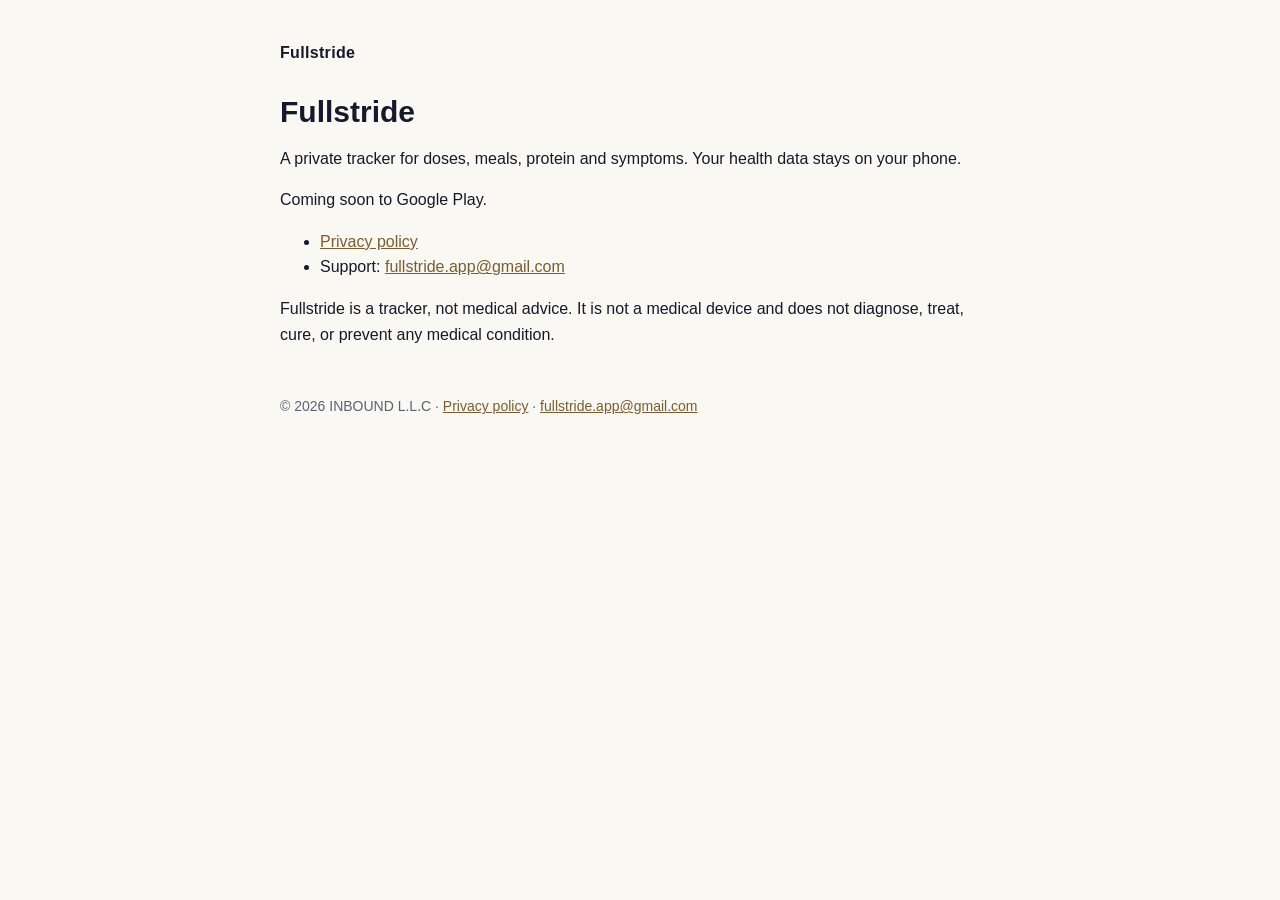
<file: index.html>
<!DOCTYPE html>
<html lang="en"><head><meta charset="utf-8"><meta name="viewport" content="width=device-width,initial-scale=1">
<title>Fullstride</title><link rel="stylesheet" href="/style.css"></head>
<body><main><header class="site"><a href="/">Fullstride</a></header>
<h1 id="fullstride">Fullstride</h1>
<p>A private tracker for doses, meals, protein and symptoms. Your health
data stays on your phone.</p>
<p>Coming soon to Google Play.</p>
<ul>
<li><a href="/privacy/">Privacy policy</a></li>
<li>Support: <a
href="mailto:fullstride.app@gmail.com">fullstride.app@gmail.com</a></li>
</ul>
<p>Fullstride is a tracker, not medical advice. It is not a medical
device and does not diagnose, treat, cure, or prevent any medical
condition.</p>
<footer>© 2026 INBOUND L.L.C · <a href="/privacy/">Privacy policy</a> · <a href="mailto:fullstride.app@gmail.com">fullstride.app@gmail.com</a></footer>
</main></body></html>
</file>
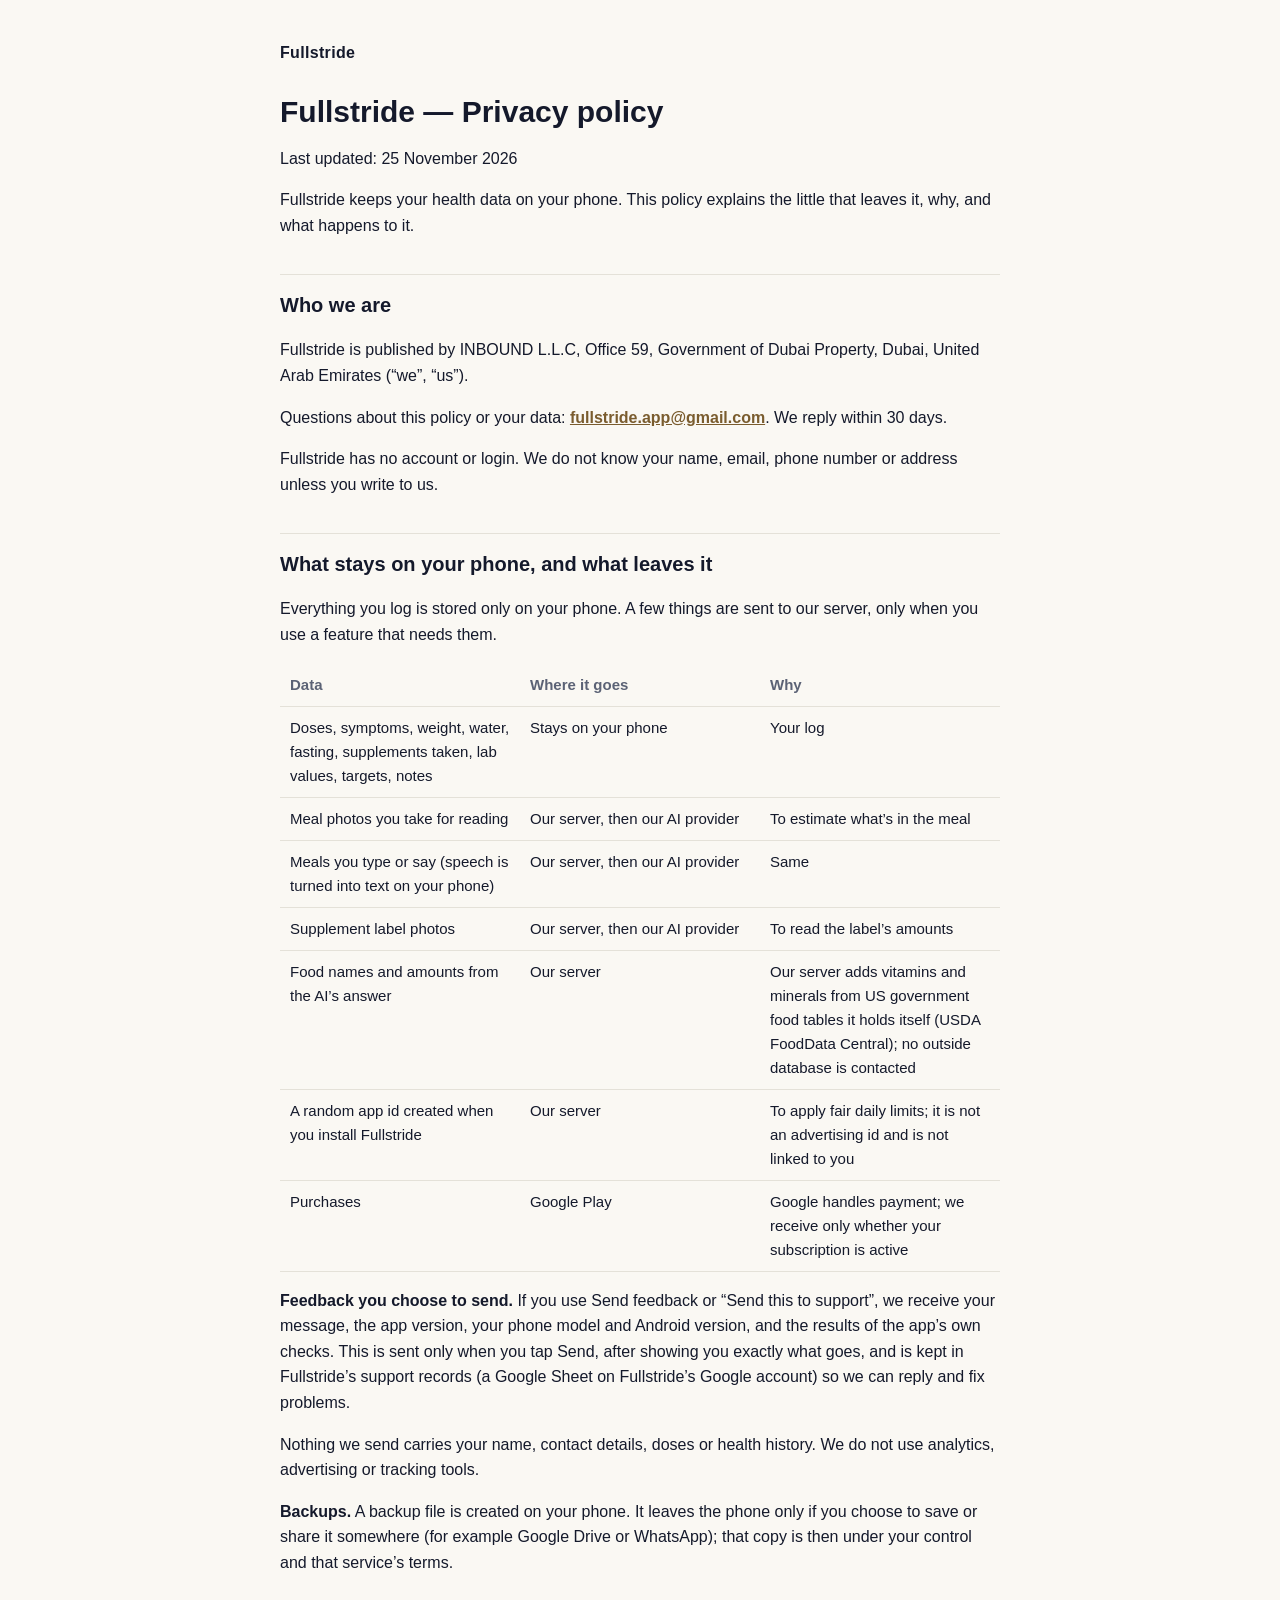
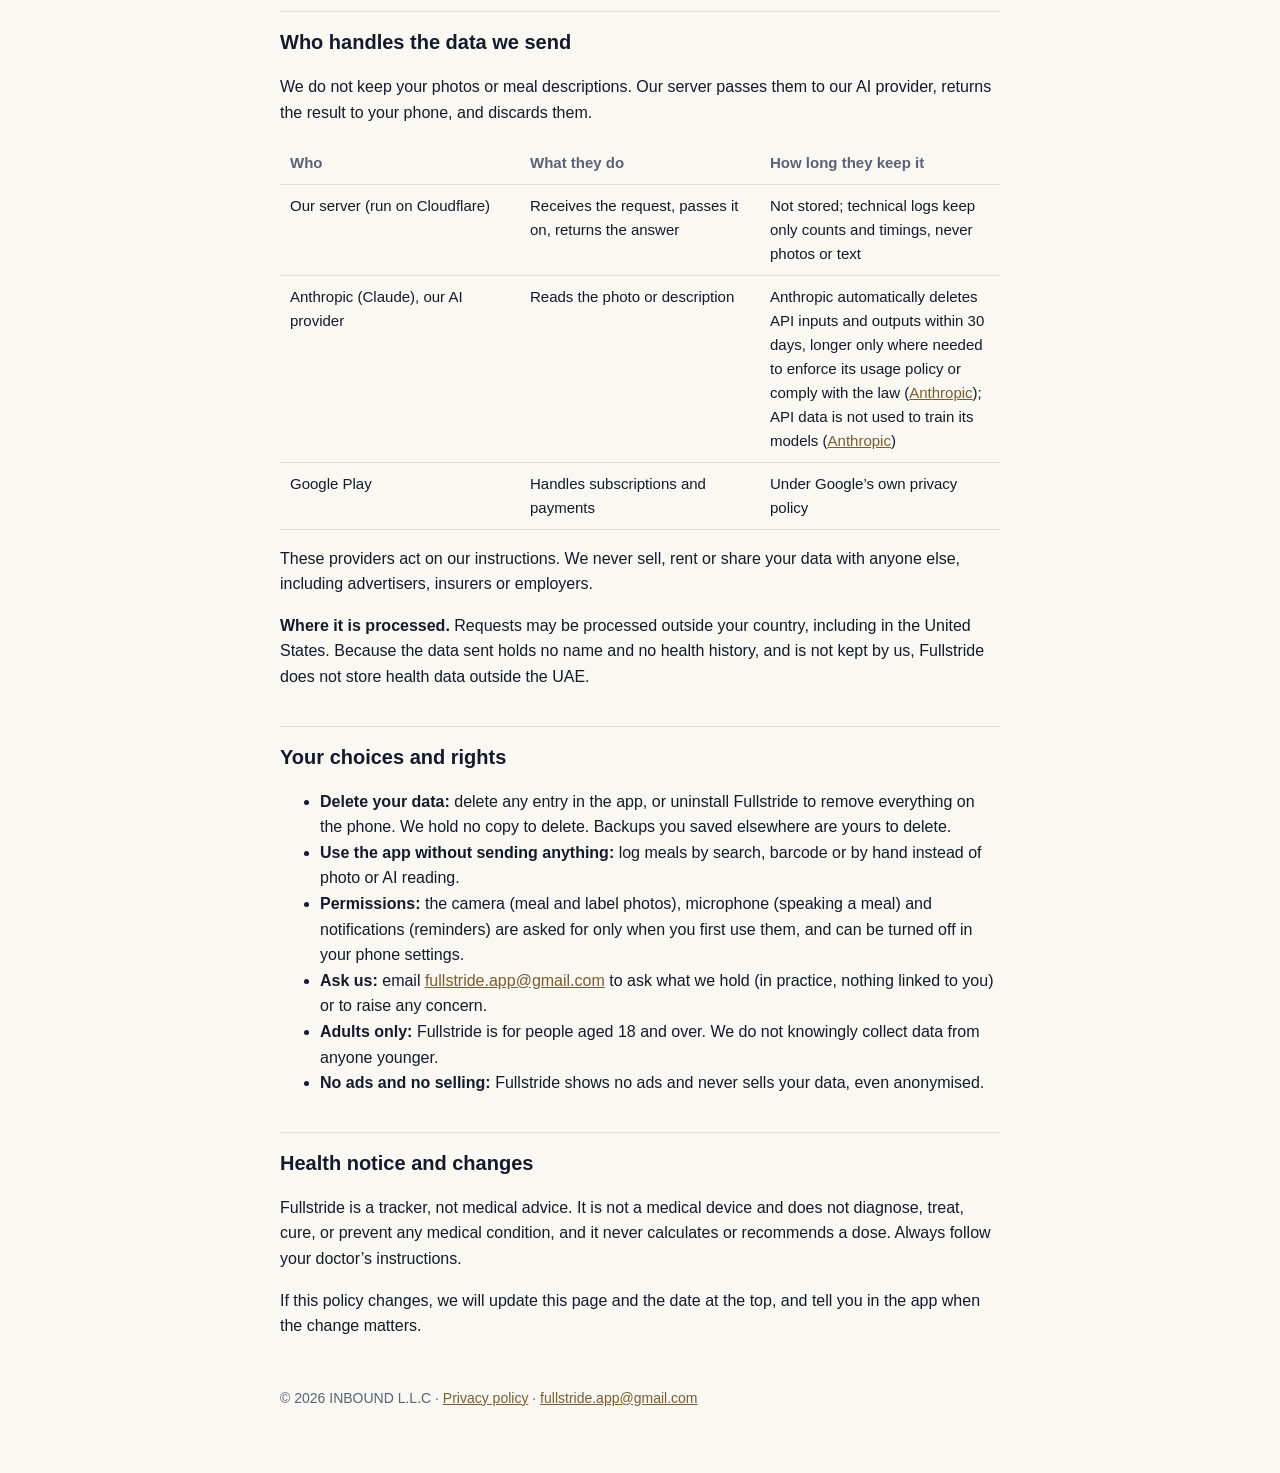
<file: privacy/index.html>
<!DOCTYPE html>
<html lang="en"><head><meta charset="utf-8"><meta name="viewport" content="width=device-width,initial-scale=1">
<title>Fullstride — Privacy
policy</title><link rel="stylesheet" href="/style.css"></head>
<body><main><header class="site"><a href="/">Fullstride</a></header>
<h1 id="fullstride-privacy-policy">Fullstride — Privacy policy</h1>
<p>Last updated: 25 November 2026</p>
<p>Fullstride keeps your health data on your phone. This policy explains
the little that leaves it, why, and what happens to it.</p>
<h2 id="who-we-are">Who we are</h2>
<p>Fullstride is published by INBOUND L.L.C, Office 59, Government of
Dubai Property, Dubai, United Arab Emirates (“we”, “us”).</p>
<p>Questions about this policy or your data: <strong><a
href="mailto:fullstride.app@gmail.com">fullstride.app@gmail.com</a></strong>.
We reply within 30 days.</p>
<p>Fullstride has no account or login. We do not know your name, email,
phone number or address unless you write to us.</p>
<h2 id="what-stays-on-your-phone-and-what-leaves-it">What stays on your
phone, and what leaves it</h2>
<p>Everything you log is stored only on your phone. A few things are
sent to our server, only when you use a feature that needs them.</p>
<table>
<colgroup>
<col style="width: 33%" />
<col style="width: 33%" />
<col style="width: 33%" />
</colgroup>
<thead>
<tr class="header">
<th>Data</th>
<th>Where it goes</th>
<th>Why</th>
</tr>
</thead>
<tbody>
<tr class="odd">
<td>Doses, symptoms, weight, water, fasting, supplements taken, lab
values, targets, notes</td>
<td>Stays on your phone</td>
<td>Your log</td>
</tr>
<tr class="even">
<td>Meal photos you take for reading</td>
<td>Our server, then our AI provider</td>
<td>To estimate what’s in the meal</td>
</tr>
<tr class="odd">
<td>Meals you type or say (speech is turned into text on your
phone)</td>
<td>Our server, then our AI provider</td>
<td>Same</td>
</tr>
<tr class="even">
<td>Supplement label photos</td>
<td>Our server, then our AI provider</td>
<td>To read the label’s amounts</td>
</tr>
<tr class="odd">
<td>Food names and amounts from the AI’s answer</td>
<td>Our server</td>
<td>Our server adds vitamins and minerals from US government food tables
it holds itself (USDA FoodData Central); no outside database is
contacted</td>
</tr>
<tr class="even">
<td>A random app id created when you install Fullstride</td>
<td>Our server</td>
<td>To apply fair daily limits; it is not an advertising id and is not
linked to you</td>
</tr>
<tr class="odd">
<td>Purchases</td>
<td>Google Play</td>
<td>Google handles payment; we receive only whether your subscription is
active</td>
</tr>
</tbody>
</table>
<p><strong>Feedback you choose to send.</strong> If you use Send
feedback or “Send this to support”, we receive your message, the app
version, your phone model and Android version, and the results of the
app’s own checks. This is sent only when you tap Send, after showing you
exactly what goes, and is kept in Fullstride’s support records (a Google
Sheet on Fullstride’s Google account) so we can reply and fix
problems.</p>
<p>Nothing we send carries your name, contact details, doses or health
history. We do not use analytics, advertising or tracking tools.</p>
<p><strong>Backups.</strong> A backup file is created on your phone. It
leaves the phone only if you choose to save or share it somewhere (for
example Google Drive or WhatsApp); that copy is then under your control
and that service’s terms.</p>
<h2 id="who-handles-the-data-we-send">Who handles the data we send</h2>
<p>We do not keep your photos or meal descriptions. Our server passes
them to our AI provider, returns the result to your phone, and discards
them.</p>
<table>
<colgroup>
<col style="width: 33%" />
<col style="width: 33%" />
<col style="width: 33%" />
</colgroup>
<thead>
<tr class="header">
<th>Who</th>
<th>What they do</th>
<th>How long they keep it</th>
</tr>
</thead>
<tbody>
<tr class="odd">
<td>Our server (run on Cloudflare)</td>
<td>Receives the request, passes it on, returns the answer</td>
<td>Not stored; technical logs keep only counts and timings, never
photos or text</td>
</tr>
<tr class="even">
<td>Anthropic (Claude), our AI provider</td>
<td>Reads the photo or description</td>
<td>Anthropic automatically deletes API inputs and outputs within 30
days, longer only where needed to enforce its usage policy or comply
with the law (<a
href="https://privacy.claude.com/en/articles/7996866">Anthropic</a>);
API data is not used to train its models (<a
href="https://www.anthropic.com/uk-government-internal-ai-safety-policy-response/data-input-controls-and-audit">Anthropic</a>)</td>
</tr>
<tr class="odd">
<td>Google Play</td>
<td>Handles subscriptions and payments</td>
<td>Under Google’s own privacy policy</td>
</tr>
</tbody>
</table>
<p>These providers act on our instructions. We never sell, rent or share
your data with anyone else, including advertisers, insurers or
employers.</p>
<p><strong>Where it is processed.</strong> Requests may be processed
outside your country, including in the United States. Because the data
sent holds no name and no health history, and is not kept by us,
Fullstride does not store health data outside the UAE.</p>
<h2 id="your-choices-and-rights">Your choices and rights</h2>
<ul>
<li><strong>Delete your data:</strong> delete any entry in the app, or
uninstall Fullstride to remove everything on the phone. We hold no copy
to delete. Backups you saved elsewhere are yours to delete.</li>
<li><strong>Use the app without sending anything:</strong> log meals by
search, barcode or by hand instead of photo or AI reading.</li>
<li><strong>Permissions:</strong> the camera (meal and label photos),
microphone (speaking a meal) and notifications (reminders) are asked for
only when you first use them, and can be turned off in your phone
settings.</li>
<li><strong>Ask us:</strong> email <a
href="mailto:fullstride.app@gmail.com">fullstride.app@gmail.com</a> to
ask what we hold (in practice, nothing linked to you) or to raise any
concern.</li>
<li><strong>Adults only:</strong> Fullstride is for people aged 18 and
over. We do not knowingly collect data from anyone younger.</li>
<li><strong>No ads and no selling:</strong> Fullstride shows no ads and
never sells your data, even anonymised.</li>
</ul>
<h2 id="health-notice-and-changes">Health notice and changes</h2>
<p>Fullstride is a tracker, not medical advice. It is not a medical
device and does not diagnose, treat, cure, or prevent any medical
condition, and it never calculates or recommends a dose. Always follow
your doctor’s instructions.</p>
<p>If this policy changes, we will update this page and the date at the
top, and tell you in the app when the change matters.</p>
<footer>© 2026 INBOUND L.L.C · <a href="/privacy/">Privacy policy</a> · <a href="mailto:fullstride.app@gmail.com">fullstride.app@gmail.com</a></footer>
</main></body></html>
</file>
<file: style.css>
:root{--ink:#14192b;--muted:#5b6275;--line:#e4e1d8;--bg:#faf8f3;--accent:#b08d57}
*{box-sizing:border-box}body{margin:0;background:var(--bg);color:var(--ink);font:16px/1.6 -apple-system,BlinkMacSystemFont,"Segoe UI",Roboto,Helvetica,Arial,sans-serif}
main{max-width:760px;margin:0 auto;padding:40px 20px 64px}
header.site{display:flex;align-items:center;gap:10px;margin-bottom:28px;font-weight:600;letter-spacing:.02em}
header.site a{color:var(--ink);text-decoration:none}
h1{font-size:30px;line-height:1.2;margin:0 0 6px}h2{font-size:20px;margin:36px 0 10px;padding-top:14px;border-top:1px solid var(--line)}
a{color:#7a5c2e}p,li{color:var(--ink)}
table{width:100%;border-collapse:collapse;margin:14px 0;font-size:15px;display:block;overflow-x:auto}
th,td{text-align:left;vertical-align:top;padding:9px 10px;border-bottom:1px solid var(--line)}th{color:var(--muted);font-weight:600}
footer{margin-top:48px;color:var(--muted);font-size:14px}
</file>
